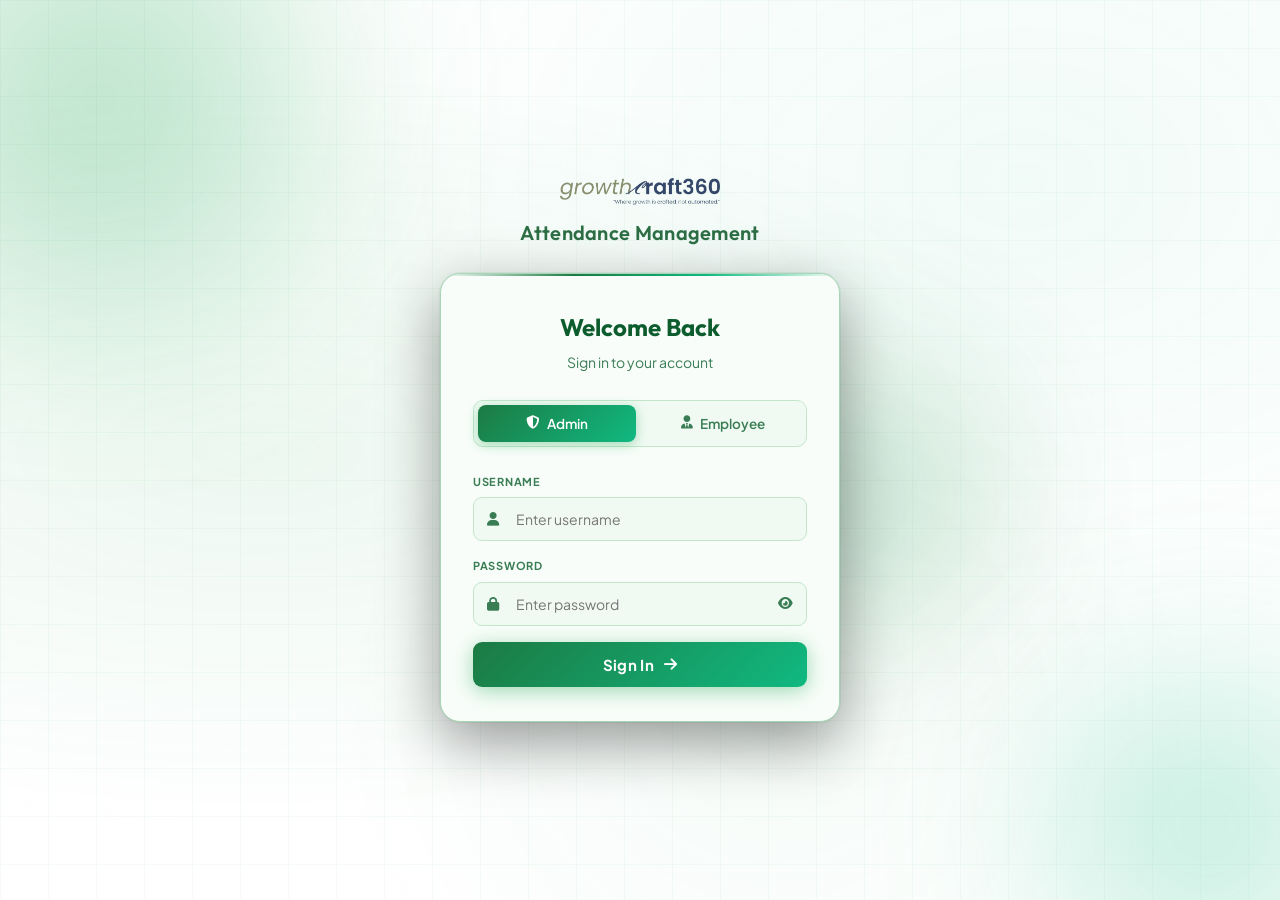
<file: frontend/index.html>
<!DOCTYPE html>
<html lang="en">
<head>
  <meta charset="UTF-8"/>
  <meta name="viewport" content="width=device-width, initial-scale=1.0"/>
  <title>GrowthCraft360 Attendance Management</title>
  <link rel="stylesheet" href="css/style.css"/>
  <link rel="stylesheet" href="css/login.css"/>
  <link href="https://fonts.googleapis.com/css2?family=Plus+Jakarta+Sans:wght@300;400;500;600;700;800&family=Outfit:wght@400;500;600;700;800&display=swap" rel="stylesheet"/>
  <link rel="stylesheet" href="https://cdnjs.cloudflare.com/ajax/libs/font-awesome/6.5.0/css/all.min.css"/>
</head>
<body class="login-body">

<div class="login-bg">
  <div class="orb orb1"></div>
  <div class="orb orb2"></div>
  <div class="orb orb3"></div>
  <div class="grid-overlay"></div>
</div>

<div class="login-wrapper">
  <div class="login-brand">
    <div class="brand-logo"><img src="./images/websitelogo.webp"style="width:100%;"></div>
    <h1 class="brand-name">Attendance Management</h1>
   
  </div>

  <div class="login-card">
    <div class="login-card-header">
      <h2>Welcome Back</h2>
      <p>Sign in to your account</p>
    </div>

    <div class="role-tabs">
      <button class="role-tab active" data-role="admin" onclick="setRole('admin', this)">
        <i class="fa-solid fa-shield-halved"></i> Admin
      </button>
      <button class="role-tab" data-role="employee" onclick="setRole('employee', this)">
        <i class="fa-solid fa-user-tie"></i> Employee
      </button>
    </div>

    <div id="login-error" class="login-error" style="display:none"></div>

    <div class="form-group">
      <label>Username</label>
      <div class="input-wrap">
        <i class="fa-solid fa-user"></i>
        <input type="text" id="login-username" placeholder="Enter username" autocomplete="off"/>
      </div>
    </div>

    <div class="form-group">
      <label>Password</label>
      <div class="input-wrap">
        <i class="fa-solid fa-lock"></i>
        <input type="password" id="login-password" placeholder="Enter password"/>
        <i class="fa-solid fa-eye toggle-pass" onclick="togglePass(this)"></i>
      </div>
    </div>

    <button class="login-btn" onclick="doLogin()">
      <span>Sign In</span>
      <i class="fa-solid fa-arrow-right"></i>
    </button>

    
  </div>
</div>

<script src="js/db.js"></script>
<script src="js/login.js"></script>
</body>
</html>
</file>
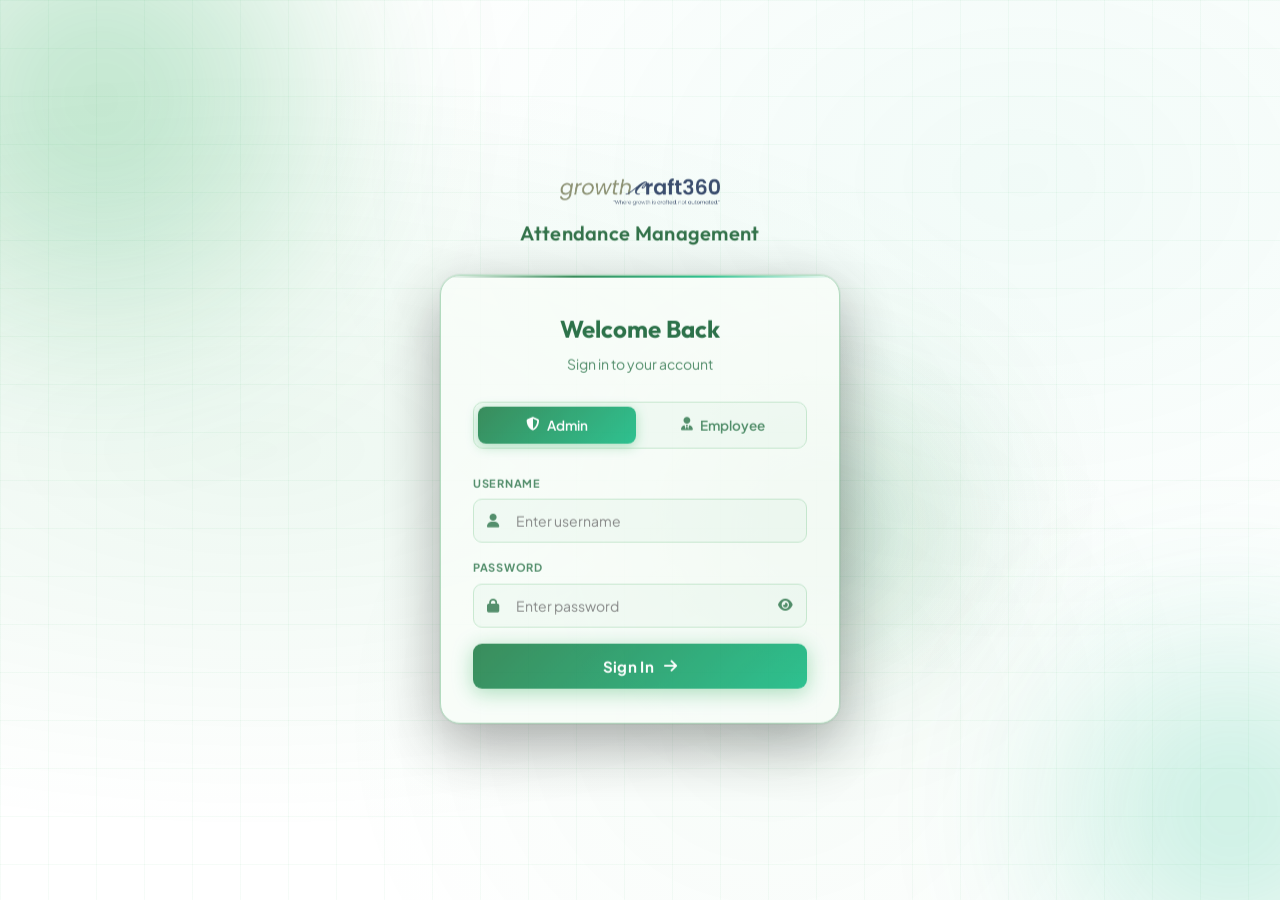
<file: frontend/admin.html>
<!DOCTYPE html>
<html lang="en">
<head>
  <meta charset="UTF-8"/>
  <meta name="viewport" content="width=device-width, initial-scale=1.0"/>
  <title>Growth Craft360</title>
  <link rel="stylesheet" href="css/style.css"/>
  <link rel="stylesheet" href="css/dashboard.css"/>
  <link href="https://fonts.googleapis.com/css2?family=Plus+Jakarta+Sans:wght@300;400;500;600;700;800&family=Outfit:wght@400;500;600;700;800&display=swap" rel="stylesheet"/>
  <link rel="stylesheet" href="https://cdnjs.cloudflare.com/ajax/libs/font-awesome/6.5.0/css/all.min.css"/>
</head>
<body>

<div class="app-layout">
  <!-- Sidebar -->
  <aside class="sidebar" id="sidebar">
    <div class="sidebar-header">
      <div class="sidebar-logo">
     <img src="./images/websitelogo.webp" style="width:100%;">
      
      </div>
      <button class="sidebar-toggle" onclick="toggleSidebar()"><i class="fa-solid fa-bars"></i></button>
    </div>

    <div class="sidebar-user">
      <div class="user-avatar" id="sb-avatar">A</div>
      <div class="user-info">
        <div class="user-name" id="sb-name">Admin</div>
        <div class="user-role"><i class="fa-solid fa-shield-halved"></i> Administrator</div>
      </div>
    </div>

    <nav class="sidebar-nav">
      <div class="nav-section-label">Main</div>
      <a class="nav-item active" data-page="dashboard" onclick="showPage('dashboard',this)">
        <i class="fa-solid fa-chart-pie"></i><span>Dashboard</span>
      </a>
      <a class="nav-item" data-page="employees" onclick="showPage('employees',this)">
        <i class="fa-solid fa-users"></i><span>Employees</span>
        <span class="nav-badge" id="emp-count-badge">0</span>
      </a>
      <a class="nav-item" data-page="attendance" onclick="showPage('attendance',this)">
        <i class="fa-solid fa-clock"></i><span>Attendance</span>
      </a>

      <div class="nav-section-label">Management</div>
      <a class="nav-item" data-page="leaves" onclick="showPage('leaves',this)">
        <i class="fa-solid fa-calendar-xmark"></i><span>Leave Requests</span>
        <span class="nav-badge pending-badge" id="leave-count-badge">0</span>
      </a>
      <a class="nav-item" data-page="reports" onclick="showPage('reports',this)">
        <i class="fa-solid fa-file-chart-column"></i><span>Reports</span>
      </a>

      <div class="nav-section-label">Account</div>
      <a class="nav-item" onclick="doLogout()">
        <i class="fa-solid fa-right-from-bracket"></i><span>Logout</span>
      </a>
    </nav>
  </aside>

  <!-- Main Content -->
  <div class="main-content">
    <header class="topbar">
      <div class="topbar-left">
        <button class="mobile-menu-btn" onclick="toggleSidebar()"><i class="fa-solid fa-bars"></i></button>
        <div class="page-breadcrumb">
          <span id="page-title">Dashboard</span>
        </div>
      </div>
      <div class="topbar-right">
        <div class="topbar-date"><i class="fa-regular fa-calendar"></i> <span id="topbar-date"></span></div>
        <div class="topbar-time"><i class="fa-regular fa-clock"></i> <span id="topbar-time"></span></div>
        <div class="topbar-avatar" id="topbar-av">A</div>
      </div>
    </header>

    <div class="content-area">
      <div class="page active" id="page-dashboard">
        <div class="page-heading">
          <h1>Overview <span class="heading-accent">Dashboard</span></h1>
          <p>Welcome back! Here's what's happening today.</p>
        </div>

        <div class="stats-row">
          <div class="stat-card" style="--accent:#6366f1">
            <div class="stat-icon"><i class="fa-solid fa-users"></i></div>
            <div class="stat-body">
              <div class="stat-value" id="stat-total-emp">0</div>
              <div class="stat-label">Total Employees</div>
            </div>
            <div class="stat-trend up"><i class="fa-solid fa-arrow-trend-up"></i></div>
          </div>
          <div class="stat-card" style="--accent:#22c55e">
            <div class="stat-icon"><i class="fa-solid fa-circle-check"></i></div>
            <div class="stat-body">
              <div class="stat-value" id="stat-present">0</div>
              <div class="stat-label">Present Today</div>
            </div>
            <div class="stat-trend up"><i class="fa-solid fa-arrow-trend-up"></i></div>
          </div>
          <div class="stat-card" style="--accent:#ef4444">
            <div class="stat-icon"><i class="fa-solid fa-circle-xmark"></i></div>
            <div class="stat-body">
              <div class="stat-value" id="stat-absent">0</div>
              <div class="stat-label">Absent Today</div>
            </div>
            <div class="stat-trend down"><i class="fa-solid fa-arrow-trend-down"></i></div>
          </div>
          <div class="stat-card" style="--accent:#f59e0b">
            <div class="stat-icon"><i class="fa-solid fa-hourglass-half"></i></div>
            <div class="stat-body">
              <div class="stat-value" id="stat-pending-leaves">0</div>
              <div class="stat-label">Pending Leaves</div>
            </div>
            <div class="stat-trend"><i class="fa-solid fa-minus"></i></div>
          </div>
          <div class="stat-card" style="--accent:#f97316">
            <div class="stat-icon"><i class="fa-solid fa-clock"></i></div>
            <div class="stat-body">
              <div class="stat-value" id="stat-late">0</div>
              <div class="stat-label">Late Today</div>
            </div>
            <div class="stat-trend down"><i class="fa-solid fa-triangle-exclamation"></i></div>
          </div>
          <div class="stat-card" style="--accent:#8b5cf6">
            <div class="stat-icon"><i class="fa-solid fa-calendar-day"></i></div>
            <div class="stat-body">
              <div class="stat-value" id="stat-halfday">0</div>
              <div class="stat-label">Half Day</div>
            </div>
            <div class="stat-trend down"><i class="fa-solid fa-triangle-exclamation"></i></div>
          </div>
        </div>

        <div class="dashboard-grid">
          <div class="dash-card wide">
            <div class="dash-card-header">
              <h3>Today's Attendance</h3>
              <span id="today-date-label"></span>
            </div>
            <div class="table-wrap">
              <table class="data-table">
                <thead><tr><th>Employee</th><th>Check In</th><th>Check Out</th><th>Lunch In</th><th>Lunch Out</th><th>Hours</th><th>Status</th></tr></thead>
                <tbody id="today-att-tbody"></tbody>
              </table>
            </div>
          </div>

          <div class="dash-card">
            <div class="dash-card-header"><h3>Attendance Rate</h3></div>
            <div class="donut-wrap">
              <svg class="donut" viewBox="0 0 120 120">
                <circle class="donut-bg" cx="60" cy="60" r="50"/>
                <circle class="donut-fill" id="donut-fill" cx="60" cy="60" r="50"
                  stroke-dasharray="0 314" stroke-dashoffset="78.5"/>
              </svg>
              <div class="donut-center">
                <div class="donut-pct" id="donut-pct">0%</div>
                <div class="donut-sub">Today</div>
              </div>
            </div>
            <div class="donut-legend">
              <div class="leg-item"><span class="leg-dot present"></span>Present</div>
              <div class="leg-item"><span class="leg-dot absent"></span>Absent</div>
            </div>
          </div>

          <div class="dash-card">
            <div class="dash-card-header"><h3>Recent Leave Requests</h3></div>
            <div id="recent-leaves-list" class="activity-list"></div>
          </div>
        </div>
      </div>

      <!-- ====== EMPLOYEES PAGE ====== -->
      <div class="page" id="page-employees">
        <div class="page-heading">
          <h1>Employee <span class="heading-accent">Management</span></h1>
          <button class="btn-primary" onclick="openAddEmployee()"><i class="fa-solid fa-plus"></i> Add Employee</button>
        </div>

        <div class="toolbar">
          <div class="search-wrap">
            <i class="fa-solid fa-magnifying-glass"></i>
            <input type="text" id="emp-search" placeholder="Search employees..." oninput="renderEmployees()"/>
          </div>
          <select class="filter-sel" onchange="renderEmployees()" id="emp-dept-filter">
            <option value="">All Departments</option>
          </select>
        </div>

        <div class="card">
          <div class="table-wrap">
            <table class="data-table">
              <thead><tr><th>#</th><th>Name</th><th>Username</th><th>Department</th><th>Salary</th><th>Join Date</th><th>Actions</th></tr></thead>
              <tbody id="emp-tbody"></tbody>
            </table>
          </div>
        </div>
      </div>

      <!-- ====== ATTENDANCE PAGE ====== -->
      <div class="page" id="page-attendance">
        <div class="page-heading">
          <h1>Attendance <span class="heading-accent">Records</span></h1>
          <button class="btn-outline" onclick="exportCSV()"><i class="fa-solid fa-download"></i> Export CSV</button>
        </div>

        <div class="toolbar">
          <div class="search-wrap">
            <i class="fa-solid fa-magnifying-glass"></i>
            <input type="text" id="att-search" placeholder="Search by name..." oninput="renderAdminAttendance()"/>
          </div>
          <input type="date" class="date-input" id="att-date-filter" onchange="renderAdminAttendance()"/>
          <button class="btn-outline" onclick="document.getElementById('att-date-filter').value=''; renderAdminAttendance()">Clear</button>
        </div>

        <div class="card">
          <div class="table-wrap">
            <table class="data-table">
              <thead><tr><th>Employee</th><th>Date</th><th>Check In</th><th>Check Out</th><th>Lunch In</th><th>Lunch Out</th><th>Net Hours</th><th>Status</th></tr></thead>
              <tbody id="admin-att-tbody"></tbody>
            </table>
          </div>
        </div>
      </div>

      <!-- ====== LEAVES PAGE ====== -->
      <div class="page" id="page-leaves">
        <div class="page-heading">
          <h1>Leave <span class="heading-accent">Requests</span></h1>
        </div>

        <div class="leave-tabs">
          <button class="ltab active" onclick="filterLeaves('pending',this)">Pending</button>
          <button class="ltab" onclick="filterLeaves('approved',this)">Approved</button>
          <button class="ltab" onclick="filterLeaves('rejected',this)">Rejected</button>
          <button class="ltab" onclick="filterLeaves('all',this)">All</button>
        </div>

        <div class="card">
          <div class="table-wrap">
            <table class="data-table">
              <thead><tr><th>Employee</th><th>Type</th><th>From</th><th>To</th><th>Days</th><th>Reason</th><th>Status</th><th>Actions</th></tr></thead>
              <tbody id="leaves-tbody"></tbody>
            </table>
          </div>
        </div>
      </div>

      <!-- ====== REPORTS PAGE ====== -->
      <div class="page" id="page-reports">
        <div class="page-heading">
          <h1>Attendance <span class="heading-accent">Reports</span></h1>
          <button class="btn-primary" onclick="exportCSV()"><i class="fa-solid fa-download"></i> Export CSV</button>
        </div>

        <div class="toolbar">
          <select class="filter-sel" id="report-emp-filter" onchange="renderReports()">
            <option value="">All Employees</option>
          </select>
          <input type="date" class="date-input" id="report-from" onchange="renderReports()"/>
          <span style="color:var(--text-muted)">to</span>
          <input type="date" class="date-input" id="report-to" onchange="renderReports()"/>
          <button class="btn-outline" onclick="resetReportFilters()">Reset</button>
        </div>

        <div class="stats-row mini" id="report-stats"></div>

        <div class="card">
          <div class="table-wrap">
            <table class="data-table">
              <thead><tr><th>Employee</th><th>Date</th><th>Check In</th><th>Check Out</th><th>Lunch In</th><th>Lunch Out</th><th>Net Hours</th><th>Status</th></tr></thead>
              <tbody id="report-tbody"></tbody>
            </table>
          </div>
        </div>
      </div>

    </div><!-- end content-area -->
  </div><!-- end main-content -->
</div><!-- end app-layout -->

<!-- Employee Modal -->
<div class="modal-overlay" id="emp-modal">
  <div class="modal" style="width:680px;max-width:98vw">
    <div class="modal-header">
      <h3 id="emp-modal-title">Add Employee</h3>
      <button class="modal-close" onclick="closeModal('emp-modal')"><i class="fa-solid fa-xmark"></i></button>
    </div>
    <div class="modal-body" style="max-height:75vh;overflow-y:auto">

      <!-- Basic Info -->
      <div style="font-size:12px;font-weight:600;color:var(--primary-light);letter-spacing:.5px;margin-bottom:10px;text-transform:uppercase">
        <i class="fa-solid fa-user"></i> Basic Information
      </div>
      <div class="form-row">
        <div class="form-group">
          <label>Full Name *</label>
          <input type="text" id="emp-name" class="form-input" placeholder="John Doe"/>
        </div>
        <div class="form-group">
          <label>Username *</label>
          <input type="text" id="emp-username" class="form-input" placeholder="johndoe"/>
        </div>
      </div>
      <div class="form-row">
        <div class="form-group">
          <label>Password *</label>
          <input type="password" id="emp-password" class="form-input" placeholder="••••••••"/>
        </div>
        <div class="form-group">
          <label>Department</label>
          <input type="text" id="emp-dept" class="form-input" placeholder="Engineering"/>
        </div>
      </div>
      <div class="form-row">
        <div class="form-group">
          <label>Salary (₹)</label>
          <input type="number" id="emp-salary" class="form-input" placeholder="50000"/>
        </div>
        <div class="form-group">
          <label>Join Date</label>
          <input type="date" id="emp-joindate" class="form-input"/>
        </div>
      </div>
      <div class="form-group">
        <label>Email</label>
        <input type="email" id="emp-email" class="form-input" placeholder="john@company.com"/>
      </div>

      <!-- Bank Details -->
      <div style="font-size:12px;font-weight:600;color:var(--primary-light);letter-spacing:.5px;margin:18px 0 10px;text-transform:uppercase">
        <i class="fa-solid fa-building-columns"></i> Bank Account Details
      </div>
      <div class="form-row">
        <div class="form-group">
          <label>Bank Account Number</label>
          <input type="text" id="emp-bank-ac" class="form-input" placeholder="XXXXXXXXXXXX"/>
        </div>
        <div class="form-group">
          <label>Bank Name</label>
          <input type="text" id="emp-bank-name" class="form-input" placeholder="State Bank of India"/>
        </div>
      </div>
      <div class="form-row">
        <div class="form-group">
          <label>Branch Name</label>
          <input type="text" id="emp-bank-branch" class="form-input" placeholder="Connaught Place, Delhi"/>
        </div>
        <div class="form-group">
          <label>IFSC Code</label>
          <input type="text" id="emp-bank-ifsc" class="form-input" placeholder="SBIN0001234" style="text-transform:uppercase"/>
        </div>
      </div>

      <!-- KYC Numbers -->
      <div style="font-size:12px;font-weight:600;color:var(--primary-light);letter-spacing:.5px;margin:18px 0 10px;text-transform:uppercase">
        <i class="fa-solid fa-id-card"></i> KYC Details
      </div>
      <div class="form-row">
        <div class="form-group">
          <label>Aadhaar Number</label>
          <input type="text" id="emp-aadhar" class="form-input" placeholder="XXXX XXXX XXXX" maxlength="14"/>
        </div>
        <div class="form-group">
          <label>PAN Card Number</label>
          <input type="text" id="emp-pan" class="form-input" placeholder="ABCDE1234F" maxlength="10" style="text-transform:uppercase"/>
        </div>
      </div>

      <!-- Document Upload (only shown when adding new employee) -->
      <div id="emp-doc-upload-section" style="margin-top:18px">
        <div style="font-size:12px;font-weight:600;color:var(--primary-light);letter-spacing:.5px;margin-bottom:10px;text-transform:uppercase">
          <i class="fa-solid fa-folder-open"></i> Upload Documents <span style="font-weight:400;color:var(--text-muted);font-size:11px">(optional — can upload later too)</span>
        </div>
        <div style="display:grid;grid-template-columns:1fr 1fr;gap:10px">
          <div class="doc-upload-item" style="padding:10px 14px">
            <div class="doc-icon" style="width:34px;height:34px;font-size:14px"><i class="fa-solid fa-id-card"></i></div>
            <div class="doc-info">
              <div class="doc-label" style="font-size:12px">Aadhaar Card</div>
              <div class="doc-status" id="new-status-aadhar">Not selected</div>
            </div>
            <div class="doc-actions">
              <label class="doc-upload-btn" for="new-file-aadhar" style="font-size:11px;padding:4px 8px"><i class="fa-solid fa-upload"></i> Choose</label>
              <input type="file" id="new-file-aadhar" accept=".pdf,.jpg,.jpeg,.png" style="display:none" onchange="previewNewDoc('aadhar',this)"/>
            </div>
          </div>
          <div class="doc-upload-item" style="padding:10px 14px">
            <div class="doc-icon" style="width:34px;height:34px;font-size:14px"><i class="fa-solid fa-credit-card"></i></div>
            <div class="doc-info">
              <div class="doc-label" style="font-size:12px">PAN Card</div>
              <div class="doc-status" id="new-status-pan">Not selected</div>
            </div>
            <div class="doc-actions">
              <label class="doc-upload-btn" for="new-file-pan" style="font-size:11px;padding:4px 8px"><i class="fa-solid fa-upload"></i> Choose</label>
              <input type="file" id="new-file-pan" accept=".pdf,.jpg,.jpeg,.png" style="display:none" onchange="previewNewDoc('pan',this)"/>
            </div>
          </div>
          <div class="doc-upload-item" style="padding:10px 14px">
            <div class="doc-icon" style="width:34px;height:34px;font-size:14px"><i class="fa-solid fa-graduation-cap"></i></div>
            <div class="doc-info">
              <div class="doc-label" style="font-size:12px">Marksheet</div>
              <div class="doc-status" id="new-status-marksheet">Not selected</div>
            </div>
            <div class="doc-actions">
              <label class="doc-upload-btn" for="new-file-marksheet" style="font-size:11px;padding:4px 8px"><i class="fa-solid fa-upload"></i> Choose</label>
              <input type="file" id="new-file-marksheet" accept=".pdf,.jpg,.jpeg,.png" style="display:none" onchange="previewNewDoc('marksheet',this)"/>
            </div>
          </div>
          <div class="doc-upload-item" style="padding:10px 14px">
            <div class="doc-icon" style="width:34px;height:34px;font-size:14px"><i class="fa-solid fa-book-open"></i></div>
            <div class="doc-info">
              <div class="doc-label" style="font-size:12px">Bank Passbook</div>
              <div class="doc-status" id="new-status-passbook">Not selected</div>
            </div>
            <div class="doc-actions">
              <label class="doc-upload-btn" for="new-file-passbook" style="font-size:11px;padding:4px 8px"><i class="fa-solid fa-upload"></i> Choose</label>
              <input type="file" id="new-file-passbook" accept=".pdf,.jpg,.jpeg,.png" style="display:none" onchange="previewNewDoc('passbook',this)"/>
            </div>
          </div>
        </div>
        <p style="font-size:11px;color:var(--text-muted);margin-top:8px"><i class="fa-solid fa-circle-info"></i> Accepted: PDF, JPG, PNG. Max 5MB each.</p>
      </div>

    </div>
    <div class="modal-footer">
      <button class="btn-outline" onclick="closeModal('emp-modal')">Cancel</button>
      <button class="btn-primary" onclick="saveEmployee()">Save Employee</button>
    </div>
  </div>
</div>

<!-- Documents Modal -->
<div class="modal-overlay" id="docs-modal">
  <div class="modal" style="width:600px">
    <div class="modal-header">
      <h3><i class="fa-solid fa-folder-open" style="color:var(--primary-light);margin-right:8px"></i> <span id="docs-modal-name">Employee</span> — Documents</h3>
      <button class="modal-close" onclick="closeModal('docs-modal')"><i class="fa-solid fa-xmark"></i></button>
    </div>
    <div class="modal-body">
      <div id="docs-modal-content">
        <div style="text-align:center;color:var(--text-muted);padding:30px">Loading documents...</div>
      </div>
    </div>
    <div class="modal-footer">
      <button class="btn-outline" onclick="closeModal('docs-modal')">Close</button>
    </div>
  </div>
</div>

<!-- Toast -->
<div class="toast" id="toast"></div>

<script src="js/db.js"></script>
<script src="js/admin.js"></script>
</body>
</html>
</file>
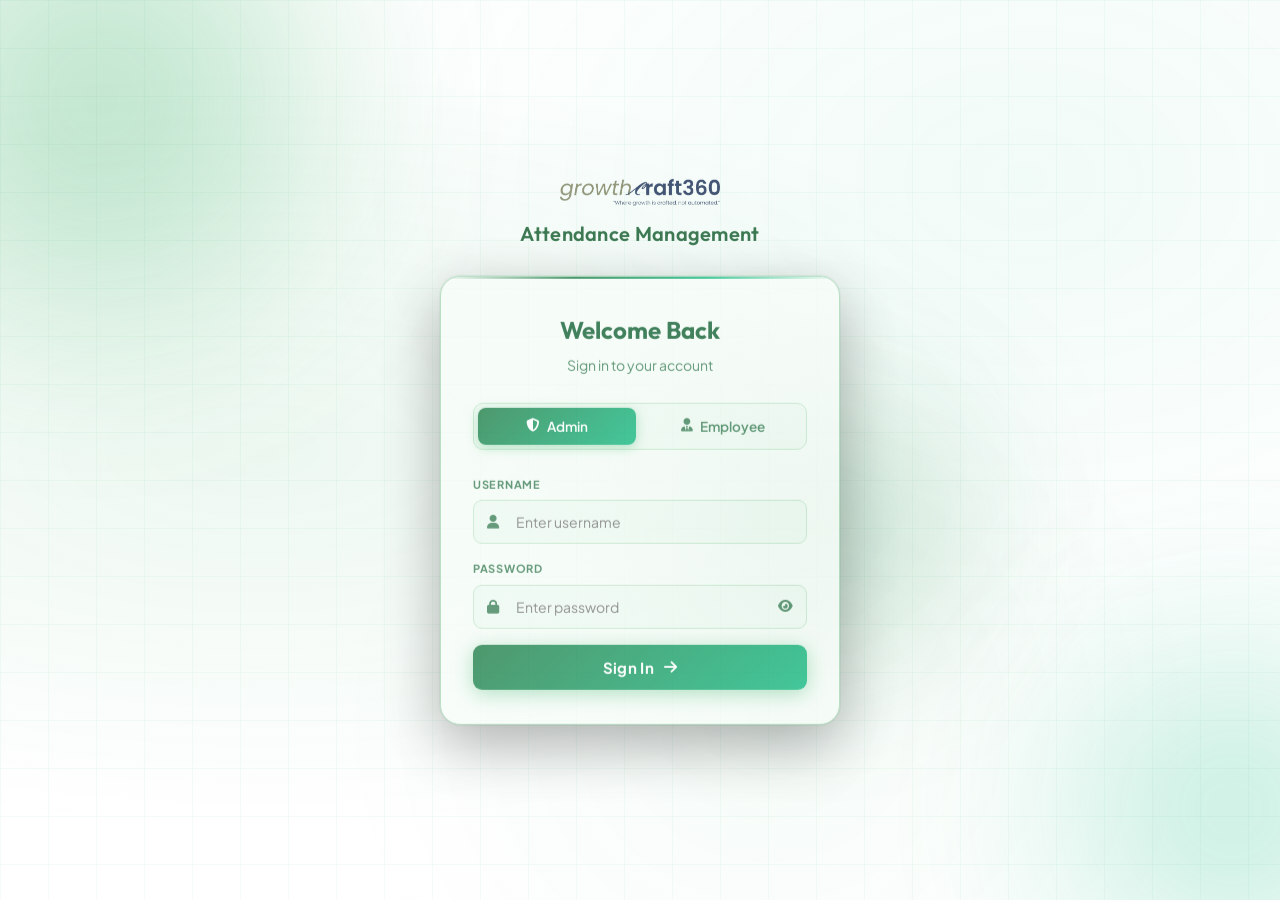
<file: frontend/employee.html>
<!DOCTYPE html>
<html lang="en">
<head>
  <meta charset="UTF-8"/>
  <meta name="viewport" content="width=device-width, initial-scale=1.0"/>
  <title>GrowthCraft360 — Employee Dashboard</title>
  <link rel="stylesheet" href="css/style.css"/>
  <link rel="stylesheet" href="css/dashboard.css"/>
  <link rel="stylesheet" href="css/employee.css"/>
  <link href="https://fonts.googleapis.com/css2?family=Plus+Jakarta+Sans:wght@300;400;500;600;700;800&family=Outfit:wght@400;500;600;700;800&display=swap" rel="stylesheet"/>
  <link rel="stylesheet" href="https://cdnjs.cloudflare.com/ajax/libs/font-awesome/6.5.0/css/all.min.css"/>
</head>
<body>

<div class="app-layout">
  <!-- Sidebar -->
  <aside class="sidebar" id="sidebar">
    <div class="sidebar-header">
      <div class="sidebar-logo">
        <img src="./images/websitelogo.webp" style="width:100%;max-width:150px;object-fit:contain;">
      </div>
      <button class="sidebar-toggle" onclick="toggleSidebar()"><i class="fa-solid fa-bars"></i></button>
    </div>

    <div class="sidebar-user">
      <div class="user-avatar" id="sb-avatar">E</div>
      <div class="user-info">
        <div class="user-name" id="sb-name">Employee</div>
        <div class="user-role"><i class="fa-solid fa-user-tie"></i> <span id="sb-dept">Staff</span></div>
      </div>
    </div>

    <nav class="sidebar-nav">
      <div class="nav-section-label">My Workspace</div>
      <a class="nav-item active" data-page="dashboard" onclick="showPage('dashboard',this)">
        <i class="fa-solid fa-house"></i><span>Dashboard</span>
      </a>
      <a class="nav-item" data-page="attendance" onclick="showPage('attendance',this)">
        <i class="fa-solid fa-clock-rotate-left"></i><span>My Attendance</span>
      </a>
      <a class="nav-item" data-page="leaves" onclick="showPage('leaves',this)">
        <i class="fa-solid fa-calendar-days"></i><span>My Leaves</span>
      </a>
      <a class="nav-item" data-page="profile" onclick="showPage('profile',this)">
        <i class="fa-solid fa-id-card"></i><span>My Profile</span>
      </a>
      <div class="nav-section-label">Account</div>
      <a class="nav-item" onclick="doLogout()">
        <i class="fa-solid fa-right-from-bracket"></i><span>Logout</span>
      </a>
    </nav>
  </aside>

  <!-- Main Content -->
  <div class="main-content">
    <header class="topbar">
      <div class="topbar-left">
        <button class="mobile-menu-btn" onclick="toggleSidebar()"><i class="fa-solid fa-bars"></i></button>
        <div class="page-breadcrumb"><span id="page-title">Dashboard</span></div>
      </div>
      <div class="topbar-right">
        <div class="topbar-date"><i class="fa-regular fa-calendar"></i> <span id="topbar-date"></span></div>
        <div class="topbar-time"><i class="fa-regular fa-clock"></i> <span id="topbar-time"></span></div>
        <div class="topbar-avatar" id="topbar-av">E</div>
      </div>
    </header>

    <div class="content-area">

      <!-- ====== DASHBOARD PAGE ====== -->
      <div class="page active" id="page-dashboard">
        <div class="page-heading">
          <div>
            <h1>Good <span class="heading-accent" id="greeting-time">Morning</span></h1>
            <p id="greeting-name">Welcome back!</p>
          </div>
        </div>

        <!-- Clock-in Card -->
        <div class="clockin-hero">
          <div class="clockin-left">
            <div class="live-clock" id="live-clock">00:00:00</div>
            <div class="live-date" id="live-date"></div>

            <div class="clockin-actions">
              <button class="clock-btn checkin" id="btn-checkin" onclick="doCheckIn()">
                <i class="fa-solid fa-right-to-bracket"></i>
                <span>Check In</span>
              </button>
              <button class="clock-btn checkout disabled" id="btn-checkout" onclick="doCheckOut()">
                <i class="fa-solid fa-right-from-bracket"></i>
                <span>Check Out</span>
              </button>
            </div>

            <div class="break-actions">
              <button class="break-btn start-break disabled" id="btn-lunch-in" onclick="doLunchIn()" style="background:#f59e0b;border-color:#f59e0b;color:#fff">
                <i class="fa-solid fa-utensils"></i> Lunch In
              </button>
              <button class="break-btn end-break disabled" id="btn-lunch-out" onclick="doLunchOut()" style="background:#22c55e;border-color:#22c55e;color:#fff">
                <i class="fa-solid fa-utensils"></i> Lunch Out
              </button>
            </div>


          </div>

          <div class="clockin-right">
            <div class="today-stats">
              <div class="today-stat">
                <i class="fa-solid fa-right-to-bracket"></i>
                <div>
                  <div class="ts-label">Check In</div>
                  <div class="ts-value" id="today-checkin">—</div>
                </div>
              </div>
              <div class="today-stat">
                <i class="fa-solid fa-right-from-bracket"></i>
                <div>
                  <div class="ts-label">Check Out</div>
                  <div class="ts-value" id="today-checkout">—</div>
                </div>
              </div>
              <div class="today-stat">
                <i class="fa-solid fa-utensils" style="color:#f59e0b"></i>
                <div>
                  <div class="ts-label">Lunch In</div>
                  <div class="ts-value" id="today-lunch-in">—</div>
                </div>
              </div>
              <div class="today-stat">
                <i class="fa-solid fa-utensils" style="color:#22c55e"></i>
                <div>
                  <div class="ts-label">Lunch Out</div>
                  <div class="ts-value" id="today-lunch-out">—</div>
                </div>
              </div>
              <div class="today-stat">
                <i class="fa-solid fa-business-time"></i>
                <div>
                  <div class="ts-label">Working Hours</div>
                  <div class="ts-value" id="today-hours">0h 0m</div>
                </div>
              </div>
            </div>

            <div class="status-pill-wrap">
              <div class="status-pill" id="status-pill">
                <span class="status-dot"></span>
                <span id="status-text">Not Checked In</span>
              </div>
            </div>
          </div>
        </div>

        <!-- This Month Stats -->
        <div class="stats-row">
          <div class="stat-card" style="--accent:#6366f1">
            <div class="stat-icon"><i class="fa-solid fa-calendar-check"></i></div>
            <div class="stat-body">
              <div class="stat-value" id="month-present">0</div>
              <div class="stat-label">Days Present</div>
            </div>
          </div>
          <div class="stat-card" style="--accent:#ef4444">
            <div class="stat-icon"><i class="fa-solid fa-calendar-xmark"></i></div>
            <div class="stat-body">
              <div class="stat-value" id="month-absent">0</div>
              <div class="stat-label">Days Absent</div>
            </div>
          </div>
          <div class="stat-card" style="--accent:#22c55e">
            <div class="stat-icon"><i class="fa-solid fa-clock"></i></div>
            <div class="stat-body">
              <div class="stat-value" id="month-hours">0h</div>
              <div class="stat-label">Total Hours</div>
            </div>
          </div>
          <div class="stat-card" style="--accent:#f59e0b">
            <div class="stat-icon"><i class="fa-solid fa-umbrella-beach"></i></div>
            <div class="stat-body">
              <div class="stat-value" id="month-leaves">0</div>
              <div class="stat-label">Leaves Taken</div>
            </div>
          </div>
        </div>

        <!-- Recent attendance -->
        <div class="card">
          <div class="dash-card-header"><h3>Recent Attendance (Last 7 Days)</h3></div>
          <div class="table-wrap">
            <table class="data-table">
              <thead><tr><th>Date</th><th>Check In</th><th>Check Out</th><th>Lunch In</th><th>Lunch Out</th><th>Total Hours</th><th>Status</th></tr></thead>
              <tbody id="emp-recent-att"></tbody>
            </table>
          </div>
        </div>
      </div>

      <!-- ====== MY ATTENDANCE PAGE ====== -->
      <div class="page" id="page-attendance">
        <div class="page-heading">
          <h1>My <span class="heading-accent">Attendance</span></h1>
          <button class="btn-outline" onclick="exportMyAttendance()"><i class="fa-solid fa-download"></i> Export</button>
        </div>
        <div class="toolbar">
          <input type="date" class="date-input" id="my-att-from"/>
          <span style="color:var(--text-muted)">to</span>
          <input type="date" class="date-input" id="my-att-to"/>
          <button class="btn-outline" onclick="renderMyAttendance()">Filter</button>
          <button class="btn-outline" onclick="resetMyAttFilter()">Reset</button>
        </div>
        <div class="card">
          <div class="table-wrap">
            <table class="data-table">
              <thead><tr><th>Date</th><th>Day</th><th>Check In</th><th>Check Out</th><th>Lunch In</th><th>Lunch Out</th><th>Net Hours</th><th>Status</th></tr></thead>
              <tbody id="my-att-tbody"></tbody>
            </table>
          </div>
        </div>
      </div>

      <!-- ====== MY LEAVES PAGE ====== -->
      <div class="page" id="page-leaves">
        <div class="page-heading">
          <h1>My <span class="heading-accent">Leaves</span></h1>
          <button class="btn-primary" onclick="openLeaveModal()"><i class="fa-solid fa-plus"></i> Apply Leave</button>
        </div>

        <div class="leave-summary-cards">
          <div class="leave-summary-card paid">
            <div class="lsc-icon"><i class="fa-solid fa-sack-dollar"></i></div>
            <div><div class="lsc-val" id="paid-leaves-taken">0</div><div class="lsc-lbl">Paid Leaves Used</div></div>
          </div>
          <div class="leave-summary-card unpaid">
            <div class="lsc-icon"><i class="fa-solid fa-sack-xmark"></i></div>
            <div><div class="lsc-val" id="unpaid-leaves-taken">0</div><div class="lsc-lbl">Unpaid Leaves Used</div></div>
          </div>
          <div class="leave-summary-card pending">
            <div class="lsc-icon"><i class="fa-solid fa-hourglass-half"></i></div>
            <div><div class="lsc-val" id="pending-leaves-count">0</div><div class="lsc-lbl">Pending Requests</div></div>
          </div>
        </div>

        <div class="card">
          <div class="table-wrap">
            <table class="data-table">
              <thead><tr><th>Type</th><th>From</th><th>To</th><th>Days</th><th>Reason</th><th>Applied On</th><th>Status</th></tr></thead>
              <tbody id="my-leaves-tbody"></tbody>
            </table>
          </div>
        </div>
      </div>

      <!-- ====== PROFILE PAGE ====== -->
      <div class="page" id="page-profile">
        <div class="page-heading">
          <h1>My <span class="heading-accent">Profile</span></h1>
        </div>
        <div class="profile-card">
          <div class="profile-avatar-section">
            <div class="profile-avatar" id="profile-av">E</div>
            <div class="profile-name" id="profile-name">—</div>
            <div class="profile-dept" id="profile-dept">—</div>
          </div>
          <div class="profile-details">
            <div class="profile-row"><span class="pr-label"><i class="fa-solid fa-user"></i> Username</span><span class="pr-value" id="profile-username">—</span></div>
            <div class="profile-row"><span class="pr-label"><i class="fa-solid fa-envelope"></i> Email</span><span class="pr-value" id="profile-email">—</span></div>
            <div class="profile-row"><span class="pr-label"><i class="fa-solid fa-building"></i> Department</span><span class="pr-value" id="profile-dept2">—</span></div>
            <div class="profile-row"><span class="pr-label"><i class="fa-solid fa-indian-rupee-sign"></i> Salary</span><span class="pr-value" id="profile-salary">—</span></div>
            <div class="profile-row"><span class="pr-label"><i class="fa-solid fa-calendar"></i> Join Date</span><span class="pr-value" id="profile-join">—</span></div>
          </div>
        </div>

        <!-- Bank & KYC Details Card -->
        <div class="card" id="profile-bank-card" style="margin-top:20px;display:none">
          <div class="dash-card-header" style="margin-bottom:16px">
            <h3><i class="fa-solid fa-building-columns" style="color:var(--primary-light);margin-right:8px"></i>Bank &amp; KYC Details</h3>
          </div>
          <div style="display:grid;grid-template-columns:1fr 1fr;gap:10px 20px">
            <div class="profile-row" id="prow-bank-ac" style="display:none"><span class="pr-label"><i class="fa-solid fa-hashtag"></i> Account No.</span><span class="pr-value" id="profile-bank-ac">—</span></div>
            <div class="profile-row" id="prow-bank-name" style="display:none"><span class="pr-label"><i class="fa-solid fa-building-columns"></i> Bank Name</span><span class="pr-value" id="profile-bank-name">—</span></div>
            <div class="profile-row" id="prow-bank-branch" style="display:none"><span class="pr-label"><i class="fa-solid fa-location-dot"></i> Branch</span><span class="pr-value" id="profile-bank-branch">—</span></div>
            <div class="profile-row" id="prow-bank-ifsc" style="display:none"><span class="pr-label"><i class="fa-solid fa-code"></i> IFSC Code</span><span class="pr-value" id="profile-bank-ifsc">—</span></div>
            <div class="profile-row" id="prow-aadhar" style="display:none"><span class="pr-label"><i class="fa-solid fa-id-card"></i> Aadhaar No.</span><span class="pr-value" id="profile-aadhar">—</span></div>
            <div class="profile-row" id="prow-pan" style="display:none"><span class="pr-label"><i class="fa-solid fa-credit-card"></i> PAN Card</span><span class="pr-value" id="profile-pan">—</span></div>
          </div>
        </div>

        <!-- Document Upload Section -->
        
      </div>

    </div>
  </div>
</div>

<!-- Leave Application Modal -->
<div class="modal-overlay" id="leave-modal">
  <div class="modal">
    <div class="modal-header">
      <h3>Apply for Leave</h3>
      <button class="modal-close" onclick="closeModal('leave-modal')"><i class="fa-solid fa-xmark"></i></button>
    </div>
    <div class="modal-body">
      <div class="form-row">
        <div class="form-group">
          <label>Leave Type *</label>
          <select class="form-input" id="leave-type">
            <option value="paid">Paid Leave</option>
            <option value="unpaid">Unpaid Leave</option>
            <option value="sick">Sick Leave</option>
            <option value="casual">Casual Leave</option>
          </select>
        </div>
        <div class="form-group">
          <label>From Date *</label>
          <input type="date" class="form-input" id="leave-from" oninput="calcLeaveDays()"/>
        </div>
      </div>
      <div class="form-row">
        <div class="form-group">
          <label>To Date *</label>
          <input type="date" class="form-input" id="leave-to" oninput="calcLeaveDays()"/>
        </div>
        <div class="form-group">
          <label>Total Days</label>
          <input type="text" class="form-input" id="leave-days" readonly placeholder="Auto calculated"/>
        </div>
      </div>
      <div class="form-group">
        <label>Reason *</label>
        <textarea class="form-input" id="leave-reason" rows="3" placeholder="Briefly describe your reason..."></textarea>
      </div>
    </div>
    <div class="modal-footer">
      <button class="btn-outline" onclick="closeModal('leave-modal')">Cancel</button>
      <button class="btn-primary" onclick="submitLeave()">Submit Request</button>
    </div>
  </div>
</div>

<div class="toast" id="toast"></div>

<script src="js/db.js"></script>
<script src="js/employee.js"></script>
</body>
</html>
</file>
<file: frontend/css/style.css>
@import url('https://fonts.googleapis.com/css2?family=Plus+Jakarta+Sans:wght@300;400;500;600;700;800&family=Outfit:wght@400;500;600;700;800&display=swap');

*, *::before, *::after { margin: 0; padding: 0; box-sizing: border-box; }

:root {
  /* ── Brand ── */
  --brand-forest:  #113023;
  --brand-green:   #1c7a43;
  --brand-emerald: #10b981;
  --brand-mint:    #4ade80;

  /* ── Surfaces (built on #113023) ── */
  --bg:       #ffffff;
  --surface:  #f8fdf9;
  --surface2: #f0faf3;
  --surface3: #e6f7ec;
  --border:   #c3e6cb;
  --border2:  #a8d5b5;

  /* ── Primary accent ── */
  --primary:       #1c7a43;
  --primary-light: #4ade80;
  --primary-dim:   rgba(28,122,67,0.18);
  --primary-glow:  rgba(28,122,67,0.28);

  /* ── Semantic colors ── */
  --green:     #22c55e;
  --green-dim: rgba(34,197,94,0.13);
  --red:       #f87171;
  --red-dim:   rgba(248,113,113,0.13);
  --yellow:    #fbbf24;
  --yellow-dim:rgba(251,191,36,0.13);
  --cyan:      #34d399;
  --blue:      #60a5fa;
  --blue-dim:  rgba(96,165,250,0.13);
  --orange:    #fb923c;

  /* ── Typography — #fff as base ── */
  --text:       #0d5c2e;
  --text-muted: #3a7d55;
  --text-soft:  #2d6e45;

  /* ── Shape ── */
  --radius:    14px;
  --radius-sm: 9px;

  /* ── Shadows ── */
  --shadow:       0 4px 24px rgba(0,0,0,0.55);
  --shadow-sm:    0 2px 8px rgba(0,0,0,0.35);
  --shadow-green: 0 4px 20px rgba(28,122,67,0.4);

  /* ── Fonts ── */
  --font-display: 'Outfit', sans-serif;
  --font-body:    'Plus Jakarta Sans', sans-serif;
  --sidebar-w:    248px;
}

html { font-size: 15px; }

body {
  font-family: var(--font-body);
  background: var(--bg);
  color: var(--text);
  line-height: 1.6;
  -webkit-font-smoothing: antialiased;
}

::-webkit-scrollbar { width: 5px; height: 5px; }
::-webkit-scrollbar-track { background: transparent; }
::-webkit-scrollbar-thumb { background: var(--border2); border-radius: 3px; }
::-webkit-scrollbar-thumb:hover { background: var(--primary); }

/* ── Buttons ── */
.btn-primary {
  display: inline-flex; align-items: center; gap: 8px;
  background: linear-gradient(135deg, var(--brand-green), var(--brand-emerald));
  color: #fff; border: none; padding: 10px 20px; border-radius: var(--radius-sm);
  font-family: var(--font-body); font-size: 13.5px; font-weight: 600;
  cursor: pointer; transition: all 0.2s;
  box-shadow: 0 2px 12px rgba(28,122,67,0.35);
}
.btn-primary:hover { transform: translateY(-1px); box-shadow: var(--shadow-green); filter: brightness(1.1); }

.btn-outline {
  display: inline-flex; align-items: center; gap: 8px;
  background: transparent; color: var(--text-soft);
  border: 1px solid var(--border2); padding: 9px 18px; border-radius: var(--radius-sm);
  font-family: var(--font-body); font-size: 13.5px; font-weight: 500;
  cursor: pointer; transition: all 0.2s;
}
.btn-outline:hover { background: var(--surface2); color: var(--text); border-color: var(--primary); }
.btn-sm { padding: 6px 12px !important; font-size: 12px !important; }

/* ── Forms ── */
.form-input {
  width: 100%; background: var(--surface2); border: 1px solid var(--border);
  color: var(--text); padding: 10px 14px; border-radius: var(--radius-sm);
  font-family: var(--font-body); font-size: 13.5px; outline: none; transition: border 0.2s;
}
.form-input:focus { border-color: var(--primary); box-shadow: 0 0 0 3px var(--primary-dim); }
textarea.form-input { resize: vertical; min-height: 80px; }
select.form-input { cursor: pointer; }

.form-group { margin-bottom: 16px; }
.form-group label { display: block; font-size: 11px; font-weight: 700; color: var(--text-muted); text-transform: uppercase; letter-spacing: 0.7px; margin-bottom: 7px; }
.form-row { display: grid; grid-template-columns: 1fr 1fr; gap: 16px; }

/* ── Card ── */
.card {
  background: var(--surface); border: 1px solid var(--border);
  border-radius: var(--radius); padding: 24px; margin-bottom: 20px;
}

/* ── Table ── */
.table-wrap { overflow-x: auto; }
.data-table { width: 100%; border-collapse: collapse; font-size: 13.5px; }
.data-table th {
  background: var(--surface2); color: var(--text-muted);
  padding: 11px 14px; text-align: left; font-size: 11px;
  text-transform: uppercase; letter-spacing: 0.7px; font-weight: 700; white-space: nowrap;
}
.data-table th:first-child { border-radius: 8px 0 0 8px; }
.data-table th:last-child  { border-radius: 0 8px 8px 0; }
.data-table td { padding: 13px 14px; border-bottom: 1px solid var(--border); vertical-align: middle; color: var(--text); }
.data-table tr:last-child td { border-bottom: none; }
.data-table tr:hover td { background: rgba(28,122,67,0.05); }
.data-table .empty-row td { text-align: center; color: var(--text-muted); padding: 40px; font-size: 14px; }

/* ── Badges ── */
.badge {
  display: inline-flex; align-items: center; gap: 5px;
  padding: 4px 10px; border-radius: 20px;
  font-size: 11.5px; font-weight: 600; white-space: nowrap;
}
.badge-present  { background: var(--green-dim);   color: var(--green); }
.badge-absent   { background: var(--red-dim);     color: var(--red); }
.badge-pending  { background: var(--yellow-dim);  color: var(--yellow); }
.badge-approved { background: var(--green-dim);   color: var(--green); }
.badge-rejected { background: var(--red-dim);     color: var(--red); }
.badge-paid     { background: var(--primary-dim); color: var(--primary-light); }
.badge-unpaid   { background: var(--red-dim);     color: var(--red); }
.badge-sick     { background: rgba(52,211,153,0.13); color: var(--cyan); }
.badge-casual   { background: var(--yellow-dim);  color: var(--yellow); }
.badge-late     { background: var(--yellow-dim);  color: var(--yellow); }
.badge-half     { background: var(--blue-dim);    color: var(--blue); }

/* ── Toolbar ── */
.toolbar { display: flex; align-items: center; gap: 12px; flex-wrap: wrap; margin-bottom: 20px; }
.search-wrap {
  display: flex; align-items: center; gap: 10px;
  background: var(--surface); border: 1px solid var(--border);
  border-radius: var(--radius-sm); padding: 9px 14px; flex: 1; min-width: 200px;
  transition: border-color 0.2s;
}
.search-wrap:focus-within { border-color: var(--primary); box-shadow: 0 0 0 3px var(--primary-dim); }
.search-wrap i { color: var(--text-muted); font-size: 13px; }
.search-wrap input { background: transparent; border: none; color: var(--text); outline: none; font-family: var(--font-body); font-size: 13.5px; width: 100%; }
.search-wrap input::placeholder { color: var(--text-muted); }
.filter-sel  { background: var(--surface); border: 1px solid var(--border); color: var(--text); padding: 9px 14px; border-radius: var(--radius-sm); font-family: var(--font-body); font-size: 13.5px; outline: none; cursor: pointer; }
.filter-sel:focus { border-color: var(--primary); }
.date-input  { background: var(--surface); border: 1px solid var(--border); color: var(--text); padding: 9px 14px; border-radius: var(--radius-sm); font-family: var(--font-body); font-size: 13.5px; outline: none; }
.date-input:focus { border-color: var(--primary); }

/* ── Modal ── */
.modal-overlay {
  display: none; position: fixed; inset: 0;
  background: rgba(0,0,0,0.8); backdrop-filter: blur(8px);
  z-index: 1000; align-items: center; justify-content: center;
}
.modal-overlay.open { display: flex; }
.modal {
  background: var(--surface); border: 1px solid var(--border2);
  border-radius: 18px; width: 520px; max-width: 95vw;
  max-height: 90vh; overflow-y: auto;
  animation: modalIn 0.25s ease;
  box-shadow: 0 20px 60px rgba(0,0,0,0.65), 0 0 0 1px rgba(28,122,67,0.12);
}
@keyframes modalIn { from { opacity:0; transform: scale(0.94) translateY(10px); } to { opacity:1; transform: scale(1) translateY(0); } }
.modal-header { display: flex; align-items: center; justify-content: space-between; padding: 20px 24px; border-bottom: 1px solid var(--border); }
.modal-header h3 { font-family: var(--font-display); font-size: 17px; font-weight: 700; color: var(--text); }
.modal-close { background: var(--surface2); border: none; color: var(--text-muted); width: 32px; height: 32px; border-radius: 50%; cursor: pointer; font-size: 14px; transition: all 0.2s; }
.modal-close:hover { background: var(--red-dim); color: var(--red); }
.modal-body { padding: 24px; }
.modal-footer { display: flex; gap: 10px; justify-content: flex-end; padding: 16px 24px; border-top: 1px solid var(--border); }

/* ── Toast ── */
.toast {
  position: fixed; bottom: 28px; right: 28px;
  background: var(--surface3); border: 1px solid var(--border2);
  color: var(--text); padding: 14px 20px; border-radius: 12px;
  font-size: 14px; font-weight: 500;
  transform: translateY(20px); opacity: 0; pointer-events: none;
  transition: all 0.3s; z-index: 9999;
  display: flex; align-items: center; gap: 10px;
  box-shadow: 0 8px 30px rgba(0,0,0,0.45);
}
.toast.show { transform: translateY(0); opacity: 1; }
.toast.success { border-left: 3px solid var(--green); }
.toast.error   { border-left: 3px solid var(--red); }
.toast.info    { border-left: 3px solid var(--primary-light); }

/* ── Action buttons ── */
.action-btns { display: flex; gap: 6px; }
.action-btn {
  width: 30px; height: 30px; border-radius: 6px; border: none;
  display: flex; align-items: center; justify-content: center;
  cursor: pointer; font-size: 12px; transition: all 0.2s;
}
.action-btn.edit    { background: var(--primary-dim);  color: var(--primary-light); }
.action-btn.edit:hover    { background: var(--primary); color: #fff; }
.action-btn.delete  { background: var(--red-dim);      color: var(--red); }
.action-btn.delete:hover  { background: var(--red);    color: #fff; }
.action-btn.approve { background: var(--green-dim);    color: var(--green); }
.action-btn.approve:hover { background: var(--green);  color: #fff; }
.action-btn.reject  { background: var(--red-dim);      color: var(--red); }
.action-btn.reject:hover  { background: var(--red);    color: #fff; }

@keyframes fadeSlide { from { opacity: 0; transform: translateY(12px); } to { opacity: 1; transform: translateY(0); } }

@media (max-width: 768px) { .form-row { grid-template-columns: 1fr; } }
#page-title{
  color:#000;
  font-size:22px;
}
</file>
<file: frontend/css/login.css>
.login-body {
  min-height: 100vh;
  display: flex;
  align-items: center;
  justify-content: center;
  overflow: hidden;
  position: relative;
  background: var(--bg);
}

/* Animated background */
.login-bg {
  position: fixed; inset: 0; z-index: 0;
  background: radial-gradient(ellipse at 20% 50%, rgba(22,163,74,0.08) 0%, transparent 60%),
              radial-gradient(ellipse at 80% 20%, rgba(16,185,129,0.06) 0%, transparent 50%),
              radial-gradient(ellipse at 60% 80%, rgba(22,163,74,0.04) 0%, transparent 40%);
}

.orb { position: absolute; border-radius: 50%; filter: blur(90px); opacity: 0.35; animation: orbFloat 10s ease-in-out infinite; }
.orb1 { width: 500px; height: 500px; background: radial-gradient(circle, #16a34a, transparent); top: -150px; left: -150px; animation-delay: 0s; }
.orb2 { width: 350px; height: 350px; background: radial-gradient(circle, #10b981, transparent); bottom: -100px; right: -100px; animation-delay: -4s; }
.orb3 { width: 280px; height: 280px; background: radial-gradient(circle, #15803d, transparent); top: 40%; left: 55%; animation-delay: -7s; }

@keyframes orbFloat {
  0%, 100% { transform: translate(0, 0) scale(1); }
  33% { transform: translate(40px, -30px) scale(1.06); }
  66% { transform: translate(-25px, 35px) scale(0.94); }
}

/* Grid overlay */
.grid-overlay {
  position: absolute; inset: 0;
  background-image:
    linear-gradient(rgba(22,163,74,0.04) 1px, transparent 1px),
    linear-gradient(90deg, rgba(22,163,74,0.04) 1px, transparent 1px);
  background-size: 48px 48px;
}

.login-wrapper {
  position: relative; z-index: 1;
  display: flex; flex-direction: column; align-items: center;
  gap: 24px; width: 100%; max-width: 440px; padding: 20px;
}

/* Brand section */
.login-brand {
  text-align: center;
  animation: fadeSlide 0.5s ease;
}

.brand-logo {
  width: 160px;
  margin: 0 auto 12px;
}

.brand-logo img { width: 100%; display: block; }

.brand-name {
  font-family: var(--font-display);
  font-size: 20px;
  font-weight: 600;
  color: var(--text-soft);
  letter-spacing: 0.3px;
}

.brand-tagline {
  font-size: 13px;
  color: var(--text-muted);
  margin-top: 4px;
}

/* Login Card */
.login-card {
  background: var(--surface);
  border: 1px solid var(--border2);
  border-radius: 20px;
  padding: 34px 32px;
  width: 100%;
  animation: fadeSlide 0.5s ease 0.1s both;
  box-shadow: 0 20px 60px rgba(0,0,0,0.4), 0 0 0 1px rgba(22,163,74,0.08);
  position: relative;
  overflow: hidden;
}

.login-card::before {
  content: '';
  position: absolute;
  top: 0; left: 0; right: 0;
  height: 2px;
  background: linear-gradient(90deg, transparent, var(--primary), var(--brand-emerald), transparent);
}

.login-card-header { margin-bottom: 26px; text-align: center; }
.login-card-header h2 {
  font-family: var(--font-display);
  font-size: 24px; font-weight: 700; color: var(--text);
}
.login-card-header p { color: var(--text-muted); font-size: 14px; margin-top: 5px; }

/* Role Tabs */
.role-tabs {
  display: grid; grid-template-columns: 1fr 1fr; gap: 8px;
  background: var(--surface2);
  border: 1px solid var(--border);
  border-radius: 10px; padding: 4px;
  margin-bottom: 26px;
}
.role-tab {
  padding: 10px; border: none; border-radius: 8px;
  font-family: var(--font-body); font-size: 13.5px; font-weight: 600;
  cursor: pointer; transition: all 0.2s;
  background: transparent; color: var(--text-muted);
  display: flex; align-items: center; justify-content: center; gap: 7px;
}
.role-tab.active {
  background: linear-gradient(135deg, var(--primary), var(--brand-emerald));
  color: #fff;
  box-shadow: 0 3px 12px rgba(22,163,74,0.35);
}

.login-error {
  background: var(--red-dim); border: 1px solid rgba(248,113,113,0.25);
  color: var(--red); padding: 10px 14px; border-radius: 8px;
  font-size: 13px; margin-bottom: 18px; display: flex; align-items: center; gap: 8px;
}

.input-wrap { position: relative; display: flex; align-items: center; }
.input-wrap > i:first-child {
  position: absolute; left: 14px; color: var(--text-muted); font-size: 14px; pointer-events: none;
}
.input-wrap input {
  background: var(--surface2); border: 1px solid var(--border);
  color: var(--text); padding: 12px 14px 12px 42px;
  width: 100%; border-radius: var(--radius-sm);
  font-family: var(--font-body); font-size: 14px; outline: none;
  transition: all 0.2s;
}
.input-wrap input:focus {
  border-color: var(--primary);
  box-shadow: 0 0 0 3px var(--primary-dim);
  background: var(--surface3);
}
.toggle-pass { position: absolute; right: 14px; color: var(--text-muted); cursor: pointer; font-size: 13px; transition: color 0.2s; }
.toggle-pass:hover { color: var(--primary-light); }

/* Login Button */
.login-btn {
  width: 100%; padding: 13px;
  background: linear-gradient(135deg, var(--brand-green) 0%, var(--brand-emerald) 100%);
  border: none; border-radius: var(--radius-sm);
  color: #fff; font-family: var(--font-body); font-size: 15px; font-weight: 700;
  cursor: pointer; transition: all 0.25s;
  display: flex; align-items: center; justify-content: center; gap: 10px;
  margin-top: 10px;
  box-shadow: 0 4px 20px rgba(22,163,74,0.4);
  letter-spacing: 0.3px;
}
.login-btn:hover { transform: translateY(-2px); box-shadow: 0 8px 28px rgba(22,163,74,0.5); filter: brightness(1.08); }
.login-btn:active { transform: translateY(0); }

/* Demo Creds */
.demo-creds { margin-top: 26px; padding-top: 22px; border-top: 1px solid var(--border); }
.demo-title { font-size: 11px; text-transform: uppercase; letter-spacing: 0.8px; color: var(--text-muted); margin-bottom: 10px; font-weight: 700; }
.demo-grid { display: grid; grid-template-columns: 1fr 1fr; gap: 8px; }
.demo-item {
  background: var(--surface2); border: 1px solid var(--border);
  border-radius: 9px; padding: 10px 12px;
  display: flex; flex-direction: column; gap: 5px;
  cursor: pointer; transition: all 0.2s; font-size: 12px; color: var(--text-soft);
}
.demo-item:hover { border-color: var(--primary); background: var(--surface3); }
.demo-role { font-size: 11px; font-weight: 700; text-transform: uppercase; letter-spacing: 0.5px; width: fit-content; padding: 2px 8px; border-radius: 4px; }
.admin-role { background: var(--primary-dim); color: var(--primary-light); }
.emp-role { background: var(--green-dim); color: var(--green); }

/* Copyright footer */
.login-footer {
  text-align: center;
  font-size: 12px;
  color: var(--text-muted);
  animation: fadeSlide 0.5s ease 0.2s both;
}
.login-footer span { color: var(--primary-light); font-weight: 600; }
</file>
<file: frontend/css/dashboard.css>
/* Layout */
.app-layout { display: flex; height: 100vh; overflow: hidden; }

/* Sidebar */
.sidebar {
  width: var(--sidebar-w); min-width: var(--sidebar-w);
  background: #0d5c2e;
  border-right: 1px solid rgba(0,0,0,0.1);
  display: flex; flex-direction: column;
  transition: width 0.3s ease, min-width 0.3s ease;
  overflow: hidden; z-index: 100;
  position: relative;
}

/* Sidebar green accent top bar */
.sidebar::before {
  content: '';
  position: absolute;
  top: 0; left: 0; right: 0;
  height: 2px;
  background: linear-gradient(90deg, var(--primary), var(--brand-emerald));
  z-index: 1;
}

.sidebar.collapsed { width: 68px; min-width: 68px; }
.sidebar.collapsed .sidebar-logo span,
.sidebar.collapsed .user-info,
.sidebar.collapsed .nav-section-label,
.sidebar.collapsed .nav-item span,
.sidebar.collapsed .nav-badge { display: none; }
.sidebar.collapsed .nav-item { justify-content: center; padding: 12px; }
.sidebar.collapsed .sidebar-user { padding: 12px; justify-content: center; }

.sidebar-header {
  display: flex; align-items: center; justify-content: space-between;
  padding: 16px; border-bottom: 1px solid rgba(255,255,255,0.07);
  min-height: 68px;
}
.sidebar-logo {
  display: flex; align-items: center; gap: 10px;
  font-family: var(--font-display); font-size: 17px; font-weight: 800;
  color: var(--primary-light);
  flex: 1; overflow: hidden;
}
.sidebar-logo img {
    width: 100%;
    filter: brightness(0) invert(1);
    max-width: 150px;
    display: block;
    object-fit: contain;
}
.sidebar-toggle {
  background: transparent; border: none; color: rgba(255,255,255,0.5);
  cursor: pointer; padding: 7px; border-radius: 7px; font-size: 14px;
  transition: all 0.2s; flex-shrink: 0;
}
.sidebar-toggle:hover { background: rgba(255,255,255,0.1); color: #fff; }

.sidebar-user {
  display: flex; align-items: center; gap: 12px;
  padding: 14px 16px; border-bottom: 1px solid rgba(255,255,255,0.07);
}
.user-avatar {
  width: 38px; height: 38px; min-width: 38px;
  background: linear-gradient(135deg, var(--primary), var(--brand-emerald));
  border-radius: 10px; display: flex; align-items: center; justify-content: center;
  font-family: var(--font-display); font-size: 15px; font-weight: 700; color: #fff;
  box-shadow: 0 3px 10px rgba(28,122,67,0.4);
}
.user-name { font-size: 13.5px; font-weight: 700; color: #fff; white-space: nowrap; overflow: hidden; text-overflow: ellipsis; max-width: 140px; }
.user-role { font-size: 11px; color: rgba(255,255,255,0.48); display: flex; align-items: center; gap: 5px; margin-top: 2px; }
.user-role i { color: var(--primary-light); }

.sidebar-nav { flex: 1; overflow-y: auto; padding: 12px 10px; display: flex; flex-direction: column; gap: 2px; }
.nav-section-label { font-size: 10px; font-weight: 700; text-transform: uppercase; letter-spacing: 1.2px; color: rgba(255,255,255,0.35); padding: 12px 10px 5px; margin-top: 4px; white-space: nowrap; }
.nav-item {
  display: flex; align-items: center; gap: 12px;
  padding: 10px 12px; border-radius: 10px;
  color: rgba(255,255,255,0.55); font-size: 13.5px; font-weight: 500;
  cursor: pointer; transition: all 0.2s; text-decoration: none;
  white-space: nowrap; position: relative;
}
.nav-item:hover { background: rgba(255,255,255,0.07); color: #fff; }
.nav-item.active {
  background: rgba(74,222,128,0.15);
  color: var(--primary-light);
  font-weight: 600;
  border-left: 2px solid var(--primary-light);
  padding-left: 10px;
}
.nav-item i { width: 18px; text-align: center; font-size: 14px; flex-shrink: 0; }
.nav-badge {
  margin-left: auto;
  background: rgba(74,222,128,0.15); color: var(--primary-light);
  font-size: 10px; font-weight: 700; padding: 2px 7px; border-radius: 10px; min-width: 20px; text-align: center;
}
.nav-badge.pending-badge { background: var(--yellow-dim); color: var(--yellow); }

/* Sidebar bottom branding */
.sidebar-bottom {
  padding: 14px 16px;
  border-top: 1px solid rgba(255,255,255,0.07);
  font-size: 11px;
  color: rgba(255,255,255,0.35);
  text-align: center;
}
.sidebar-bottom span { color: var(--primary-light); font-weight: 600; }

/* Main Content */
.main-content { flex: 1; display: flex; flex-direction: column; overflow: hidden; }

.topbar {
  display: flex; align-items: center; justify-content: space-between;
  padding: 0 24px; height: 68px; min-height: 68px;
  background: var(--surface); border-bottom: 1px solid var(--border);
}
.topbar-left { display: flex; align-items: center; gap: 14px; }
.mobile-menu-btn { display: none; background: transparent; border: none; color: var(--text-muted); cursor: pointer; font-size: 18px; }
.page-breadcrumb { font-family: var(--font-display); font-size: 16px; font-weight: 700; color: #fff; }
.topbar-right { display: flex; align-items: center; gap: 16px; }
.topbar-date, .topbar-time {
  display: flex; align-items: center; gap: 7px;
  font-size: 13px; color: var(--text-soft);
  background: var(--surface2); padding: 6px 12px; border-radius: 8px;
  border: 1px solid var(--border);
}
.topbar-date i, .topbar-time i { color: var(--primary-light); }
.topbar-avatar {
  width: 36px; height: 36px;
  background: linear-gradient(135deg, var(--primary), var(--brand-emerald));
  border-radius: 10px; display: flex; align-items: center; justify-content: center;
  font-family: var(--font-display); font-size: 14px; font-weight: 700; color: #fff; cursor: pointer;
  box-shadow: 0 2px 8px rgba(22,163,74,0.3);
  transition: transform 0.2s;
}
.topbar-avatar:hover { transform: scale(1.05); }

.content-area { flex: 1; overflow-y: auto; padding: 28px; background: var(--bg); }

/* Pages */
.page { display: none; animation: fadeSlide 0.3s ease; }
.page.active { display: block; }

.page-heading {
  display: flex; align-items: flex-start; justify-content: space-between;
  margin-bottom: 28px; gap: 16px;
}
.page-heading h1 { font-family: var(--font-display); font-size: 24px; font-weight: 800; line-height: 1.2; color: #0d5c2e; }
.heading-accent { color: var(--primary-light); }
.page-heading p { color: var(--text-muted); font-size: 13.5px; margin-top: 4px; }

/* Stats Row */
.stats-row {
  display: grid; grid-template-columns: repeat(4, 1fr);
  gap: 16px; margin-bottom: 24px;
}
.stats-row.mini .stat-card { padding: 14px 18px; }
.stat-card {
  background: var(--surface); border: 1px solid var(--border);
  border-radius: var(--radius); padding: 20px;
  display: flex; align-items: center; gap: 16px;
  border-left: 3px solid var(--accent, var(--primary));
  transition: transform 0.2s, box-shadow 0.2s;
  position: relative; overflow: hidden;
}
.stat-card::after {
  content: '';
  position: absolute; top: 0; right: 0;
  width: 80px; height: 80px;
  background: radial-gradient(circle at top right, rgba(from var(--accent, #16a34a) r g b / 0.06) 0%, transparent 70%);
  pointer-events: none;
}
.stat-card:hover { transform: translateY(-2px); box-shadow: var(--shadow); }
.stat-icon {
  width: 48px; height: 48px; border-radius: 12px;
  background-color: color-mix(in srgb, var(--accent, var(--primary)) 12%, transparent);
  display: flex; align-items: center; justify-content: center;
  font-size: 20px; color: var(--accent, var(--primary));
  flex-shrink: 0;
}
.stat-value { font-family: var(--font-display); font-size: 28px; font-weight: 800; line-height: 1; }
.stat-label { font-size: 12px; color: var(--text-muted); margin-top: 5px; font-weight: 500; }
.stat-trend { margin-left: auto; font-size: 14px; }
.stat-trend.up { color: var(--green); }
.stat-trend.down { color: var(--red); }

/* Dashboard Grid */
.dashboard-grid {
  display: grid;
  grid-template-columns: 1fr 280px;
  grid-template-rows: auto auto;
  gap: 20px;
}
.dash-card { background: var(--surface); border: 1px solid var(--border); border-radius: var(--radius); padding: 22px; }
.dash-card.wide { grid-column: 1; grid-row: 1 / span 2; }
.dash-card-header { display: flex; align-items: center; justify-content: space-between; margin-bottom: 18px; }
.dash-card-header h3 { font-family: var(--font-display); font-size: 15px; font-weight: 700; }
.dash-card-header span { font-size: 12px; color: var(--text-muted); }

/* Donut chart */
.donut-wrap { position: relative; width: 140px; height: 140px; margin: 0 auto 16px; }
.donut { transform: rotate(-90deg); }
.donut-bg { fill: none; stroke: var(--surface2); stroke-width: 12; }
.donut-fill { fill: none; stroke: var(--primary); stroke-width: 12; stroke-linecap: round; transition: stroke-dasharray 1s ease; }
.donut-center { position: absolute; inset: 0; display: flex; flex-direction: column; align-items: center; justify-content: center; }
.donut-pct { font-family: var(--font-display); font-size: 24px; font-weight: 800; color: var(--primary-light); }
.donut-sub { font-size: 11px; color: var(--text-muted); }
.donut-legend { display: flex; justify-content: center; gap: 20px; }
.leg-item { display: flex; align-items: center; gap: 6px; font-size: 12px; color: var(--text-muted); }
.leg-dot { width: 8px; height: 8px; border-radius: 2px; }
.leg-dot.present { background: var(--primary); }
.leg-dot.absent { background: var(--red); }

/* Activity list */
.activity-list { display: flex; flex-direction: column; gap: 8px; }
.activity-item {
  display: flex; align-items: center; justify-content: space-between;
  padding: 10px 12px; background: var(--surface2); border-radius: 10px;
  font-size: 13px; border: 1px solid var(--border);
  transition: border-color 0.2s;
}
.activity-item:hover { border-color: var(--primary-dim); }
.activity-name { font-weight: 600; }
.activity-meta { font-size: 11.5px; color: var(--text-muted); margin-top: 2px; }

/* Leave tabs */
.leave-tabs { display: flex; gap: 8px; margin-bottom: 20px; flex-wrap: wrap; }
.ltab {
  padding: 8px 18px; border-radius: 8px; border: 1px solid var(--border);
  background: transparent; color: var(--text-muted);
  font-family: var(--font-body); font-size: 13px; font-weight: 500; cursor: pointer;
  transition: all 0.2s;
}
.ltab.active { background: var(--primary-dim); border-color: var(--primary); color: var(--primary-light); }

/* Employee avatar in table */
.emp-cell { display: flex; align-items: center; gap: 10px; }
.emp-av {
  width: 32px; height: 32px; border-radius: 8px;
  background: var(--primary-dim); color: var(--primary-light);
  display: flex; align-items: center; justify-content: center;
  font-size: 13px; font-weight: 700; font-family: var(--font-display);
}
.emp-cell-name { font-size: 13.5px; font-weight: 600; }
.emp-cell-dept { font-size: 11.5px; color: var(--text-muted); }

/* Mobile */
@media (max-width: 1024px) {
  .stats-row { grid-template-columns: repeat(2, 1fr); }
  .dashboard-grid { grid-template-columns: 1fr; }
  .dash-card.wide { grid-column: 1; grid-row: auto; }
}
@media (max-width: 768px) {
  .sidebar { position: fixed; height: 100vh; transform: translateX(-100%); transition: transform 0.3s; }
  .sidebar.mobile-open { transform: translateX(0); }
  .mobile-menu-btn { display: block; }
  .topbar-date { display: none; }
  .content-area { padding: 16px; }
  .stats-row { grid-template-columns: repeat(2, 1fr); gap: 12px; }
  .page-heading { flex-direction: column; align-items: flex-start; }
}

/* ===== DOCUMENT UPLOAD (shared) ===== */
.doc-upload-grid {
  display: grid;
  grid-template-columns: repeat(2, 1fr);
  gap: 14px;
}
@media (max-width: 600px) { .doc-upload-grid { grid-template-columns: 1fr; } }

.doc-upload-item {
  display: flex; align-items: center; gap: 14px;
  background: var(--surface2);
  border: 1px solid var(--border);
  border-radius: 12px;
  padding: 16px;
  transition: border-color 0.2s;
}
.doc-upload-item.uploaded { border-color: var(--primary); background: var(--primary-dim); }

.doc-icon {
  width: 44px; height: 44px; border-radius: 10px;
  background: var(--primary-dim);
  display: flex; align-items: center; justify-content: center;
  font-size: 18px; color: var(--primary-light);
  flex-shrink: 0;
}
.doc-info { flex: 1; min-width: 0; }
.doc-label { font-size: 13px; font-weight: 600; color: var(--text); }
.doc-status { font-size: 11.5px; color: var(--text-muted); margin-top: 3px; }
.doc-status.ok { color: var(--green); }

.doc-actions { display: flex; flex-direction: column; gap: 6px; align-items: flex-end; flex-shrink: 0; }
.doc-upload-btn {
  display: inline-flex; align-items: center; gap: 5px;
  background: var(--primary); color: #fff;
  border: none; padding: 5px 12px; border-radius: 6px;
  font-size: 12px; font-weight: 600; cursor: pointer;
  transition: filter 0.2s; white-space: nowrap;
}
.doc-upload-btn:hover { filter: brightness(1.15); }
.doc-view-btn {
  display: inline-flex; align-items: center; gap: 5px;
  background: transparent; color: var(--primary-light);
  border: 1px solid var(--primary-dim); padding: 4px 10px; border-radius: 6px;
  font-size: 11.5px; font-weight: 500; text-decoration: none;
  transition: all 0.2s; white-space: nowrap;
}
.doc-view-btn:hover { background: var(--primary-dim); }
</file>
<file: frontend/css/employee.css>
/* Clock-in Hero */
.clockin-hero {
  background: var(--surface);
  border: 1px solid var(--border);
  border-radius: 20px;
  padding: 30px 34px;
  display: grid;
  grid-template-columns: 1fr 1fr;
  gap: 36px;
  margin-bottom: 24px;
  position: relative;
  overflow: hidden;
}

/* Hero green glow */
.clockin-hero::before {
  content: '';
  position: absolute;
  top: -80px; left: -80px;
  width: 320px; height: 320px;
  background: radial-gradient(circle, rgba(22,163,74,0.08) 0%, transparent 70%);
  pointer-events: none;
}

.clockin-hero::after {
  content: '';
  position: absolute;
  bottom: -40px; right: -40px;
  width: 200px; height: 200px;
  background: radial-gradient(circle, rgba(16,185,129,0.06) 0%, transparent 70%);
  pointer-events: none;
}

/* Live Clock */
.live-clock {
  font-family: var(--font-display);
  font-size: 56px;
  font-weight: 800;
  letter-spacing: -2px;
  background: linear-gradient(135deg, var(--text) 0%, var(--primary-light) 100%);
  -webkit-background-clip: text;
  -webkit-text-fill-color: transparent;
  background-clip: text;
  line-height: 1;
  margin-bottom: 6px;
}

.live-date {
  font-size: 14px;
  color: var(--text-muted);
  margin-bottom: 28px;
  font-weight: 500;
}

.clockin-actions {
  display: flex;
  gap: 12px;
  margin-bottom: 14px;
}

.clock-btn {
  flex: 1; padding: 13px 16px;
  border: none; border-radius: 12px;
  font-family: var(--font-body); font-size: 14px; font-weight: 700;
  cursor: pointer; transition: all 0.25s;
  display: flex; align-items: center; justify-content: center; gap: 8px;
  letter-spacing: 0.2px;
}
.clock-btn.checkin {
  background: linear-gradient(135deg, #16a34a, #10b981);
  color: #fff;
  box-shadow: 0 4px 16px rgba(22,163,74,0.35);
}
.clock-btn.checkin:hover { transform: translateY(-2px); box-shadow: 0 8px 24px rgba(22,163,74,0.45); filter: brightness(1.08); }
.clock-btn.checkout {
  background: linear-gradient(135deg, #ef4444, #dc2626);
  color: #fff;
  box-shadow: 0 4px 16px rgba(239,68,68,0.3);
}
.clock-btn.checkout:hover { transform: translateY(-2px); box-shadow: 0 8px 24px rgba(239,68,68,0.4); }
.clock-btn.disabled {
  background: var(--surface2);
  color: var(--text-muted);
  cursor: not-allowed;
  box-shadow: none;
  border: 1px solid var(--border);
}
.clock-btn.disabled:hover { transform: none; box-shadow: none; filter: none; }

.break-actions { display: flex; gap: 10px; }
.break-btn {
  flex: 1; padding: 10px;
  border-radius: 10px; border: 1px solid var(--border);
  background: transparent; color: var(--text-soft);
  font-family: var(--font-body); font-size: 13px; font-weight: 600;
  cursor: pointer; transition: all 0.2s;
  display: flex; align-items: center; justify-content: center; gap: 7px;
}
.break-btn.start-break:hover { background: var(--yellow-dim); border-color: var(--yellow); color: var(--yellow); }
.break-btn.end-break { background: var(--yellow-dim); border-color: var(--yellow); color: var(--yellow); }
.break-btn.disabled { opacity: 0.4; cursor: not-allowed; }
.break-btn.disabled:hover { background: transparent; border-color: var(--border); color: var(--text-soft); }

/* Today stats */
.today-stats {
  display: grid; grid-template-columns: 1fr 1fr;
  gap: 12px; margin-bottom: 20px;
}
.today-stat {
  background: var(--surface2);
  border: 1px solid var(--border);
  border-radius: 12px; padding: 16px;
  display: flex; align-items: center; gap: 12px;
  transition: border-color 0.2s;
}
.today-stat:hover { border-color: var(--primary-dim); }
.today-stat i { font-size: 18px; color: var(--primary-light); width: 20px; text-align: center; }
.ts-label { font-size: 11px; color: var(--text-muted); text-transform: uppercase; letter-spacing: 0.5px; font-weight: 700; }
.ts-value { font-size: 17px; font-weight: 800; font-family: var(--font-display); margin-top: 2px; color: var(--text); }

/* Status Pill */
.status-pill-wrap { display: flex; justify-content: center; }
.status-pill {
  display: inline-flex; align-items: center; gap: 8px;
  background: var(--surface2);
  border: 1px solid var(--border);
  padding: 10px 22px; border-radius: 100px;
  font-size: 13.5px; font-weight: 700;
  transition: all 0.3s;
}
.status-dot {
  width: 9px; height: 9px; border-radius: 50%;
  background: var(--text-muted);
  transition: background 0.3s;
}
.status-pill.checked-in {
  border-color: var(--primary-dim);
  color: var(--primary-light);
}
.status-pill.checked-in .status-dot {
  background: var(--green);
  box-shadow: 0 0 10px rgba(34,197,94,0.6);
  animation: pulse 2s infinite;
}
.status-pill.on-break .status-dot { background: var(--yellow); box-shadow: 0 0 10px rgba(251,191,36,0.5); }
.status-pill.checked-out .status-dot { background: var(--red); }

@keyframes pulse {
  0%, 100% { opacity: 1; transform: scale(1); }
  50% { opacity: 0.6; transform: scale(0.8); }
}

/* Leave summary cards */
.leave-summary-cards {
  display: grid; grid-template-columns: repeat(3, 1fr);
  gap: 14px; margin-bottom: 20px;
}
.leave-summary-card {
  background: var(--surface); border: 1px solid var(--border);
  border-radius: var(--radius); padding: 18px 20px;
  display: flex; align-items: center; gap: 14px;
  transition: transform 0.2s;
}
.leave-summary-card:hover { transform: translateY(-2px); }
.leave-summary-card.paid { border-left: 3px solid var(--primary); }
.leave-summary-card.unpaid { border-left: 3px solid var(--red); }
.leave-summary-card.pending { border-left: 3px solid var(--yellow); }
.lsc-icon { font-size: 22px; }
.leave-summary-card.paid .lsc-icon { color: var(--primary-light); }
.leave-summary-card.unpaid .lsc-icon { color: var(--red); }
.leave-summary-card.pending .lsc-icon { color: var(--yellow); }
.lsc-val { font-size: 26px; font-weight: 800; font-family: var(--font-display); }
.lsc-lbl { font-size: 12px; color: var(--text-muted); font-weight: 500; }

/* Profile card */
.profile-card {
  background: var(--surface); border: 1px solid var(--border);
  border-radius: 20px; overflow: hidden;
  display: grid; grid-template-columns: 280px 1fr;
}
.profile-avatar-section {
  background: linear-gradient(160deg, rgba(22,163,74,0.12) 0%, transparent 100%);
  padding: 40px 30px; text-align: center;
  border-right: 1px solid var(--border);
  display: flex; flex-direction: column; align-items: center; gap: 10px;
}
.profile-avatar {
  width: 84px; height: 84px; border-radius: 20px;
  background: linear-gradient(135deg, var(--primary), var(--brand-emerald));
  display: flex; align-items: center; justify-content: center;
  font-family: var(--font-display); font-size: 34px; font-weight: 800; color: #fff;
  margin-bottom: 4px;
  box-shadow: 0 8px 28px rgba(22,163,74,0.4);
}
.profile-name { font-family: var(--font-display); font-size: 18px; font-weight: 800; }
.profile-dept { font-size: 13px; color: var(--primary-light); background: var(--primary-dim); padding: 4px 14px; border-radius: 20px; font-weight: 600; }
.profile-details { padding: 32px; display: flex; flex-direction: column; gap: 4px; }
.profile-row {
  display: flex; align-items: center; justify-content: space-between;
  padding: 14px 0; border-bottom: 1px solid var(--border);
}
.profile-row:last-child { border-bottom: none; }
.pr-label { font-size: 13px; color: var(--text-muted); display: flex; align-items: center; gap: 8px; }
.pr-value { font-size: 14px; font-weight: 600; }

@media (max-width: 768px) {
  .clockin-hero { grid-template-columns: 1fr; }
  .leave-summary-cards { grid-template-columns: 1fr; }
  .profile-card { grid-template-columns: 1fr; }
  .profile-avatar-section { border-right: none; border-bottom: 1px solid var(--border); padding: 30px; }
  .live-clock { font-size: 40px; }
}

/* ===== DOCUMENT UPLOAD ===== */
.doc-upload-grid {
  display: grid;
  grid-template-columns: repeat(2, 1fr);
  gap: 14px;
}
@media (max-width: 600px) { .doc-upload-grid { grid-template-columns: 1fr; } }

.doc-upload-item {
  display: flex; align-items: center; gap: 14px;
  background: var(--surface2);
  border: 1px solid var(--border);
  border-radius: 12px;
  padding: 16px;
  transition: border-color 0.2s;
}
.doc-upload-item.uploaded { border-color: var(--primary); background: var(--primary-dim); }
.doc-upload-item:hover { border-color: var(--border2); }

.doc-icon {
  width: 44px; height: 44px; border-radius: 10px;
  background: var(--primary-dim);
  display: flex; align-items: center; justify-content: center;
  font-size: 18px; color: var(--primary-light);
  flex-shrink: 0;
}
.doc-info { flex: 1; min-width: 0; }
.doc-label { font-size: 13px; font-weight: 600; color: var(--text); }
.doc-status { font-size: 11.5px; color: var(--text-muted); margin-top: 3px; }
.doc-status.ok { color: var(--green); }

.doc-actions { display: flex; flex-direction: column; gap: 6px; align-items: flex-end; flex-shrink: 0; }
.doc-upload-btn {
  display: inline-flex; align-items: center; gap: 5px;
  background: var(--primary); color: #fff;
  border: none; padding: 5px 12px; border-radius: 6px;
  font-size: 12px; font-weight: 600; cursor: pointer;
  transition: filter 0.2s; white-space: nowrap;
}
.doc-upload-btn:hover { filter: brightness(1.15); }
.doc-view-btn {
  display: inline-flex; align-items: center; gap: 5px;
  background: transparent; color: var(--primary-light);
  border: 1px solid var(--primary-dim); padding: 4px 10px; border-radius: 6px;
  font-size: 11.5px; font-weight: 500; text-decoration: none;
  transition: all 0.2s; white-space: nowrap;
}
.doc-view-btn:hover { background: var(--primary-dim); }
</file>
